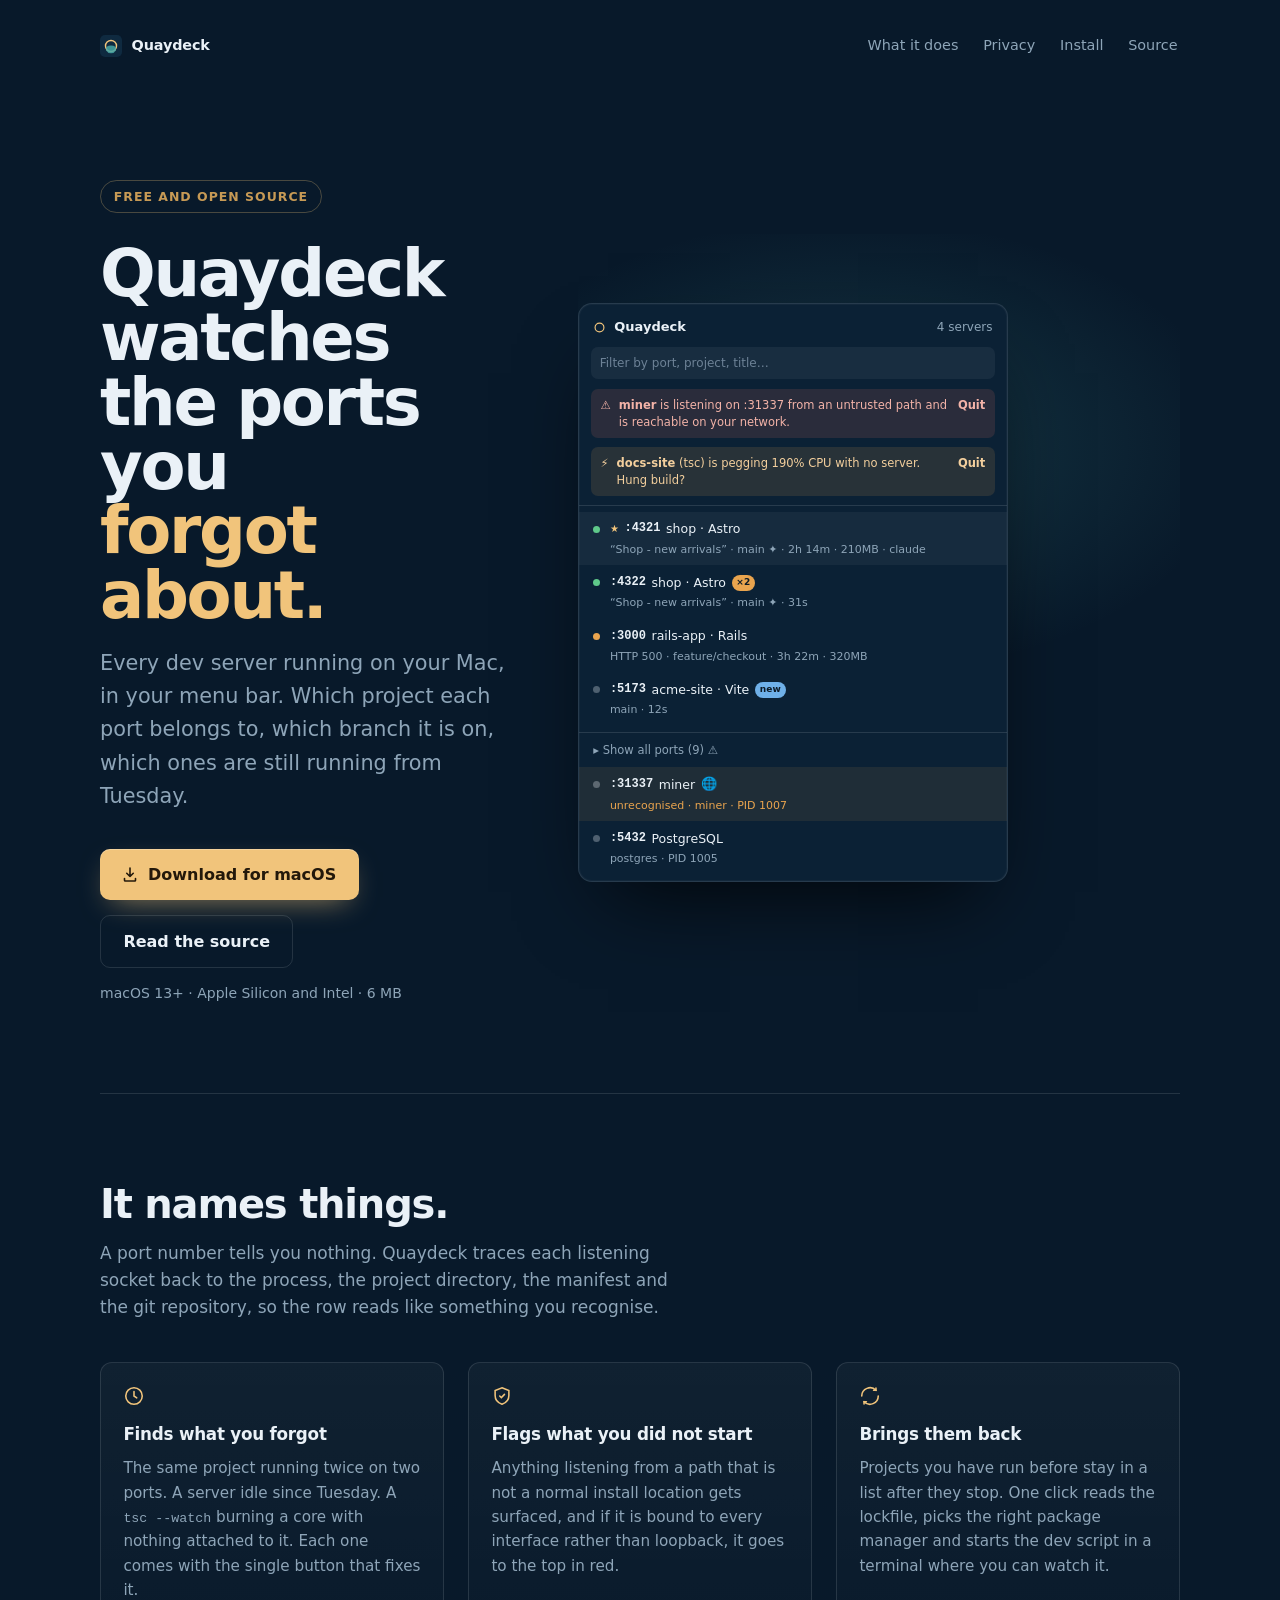
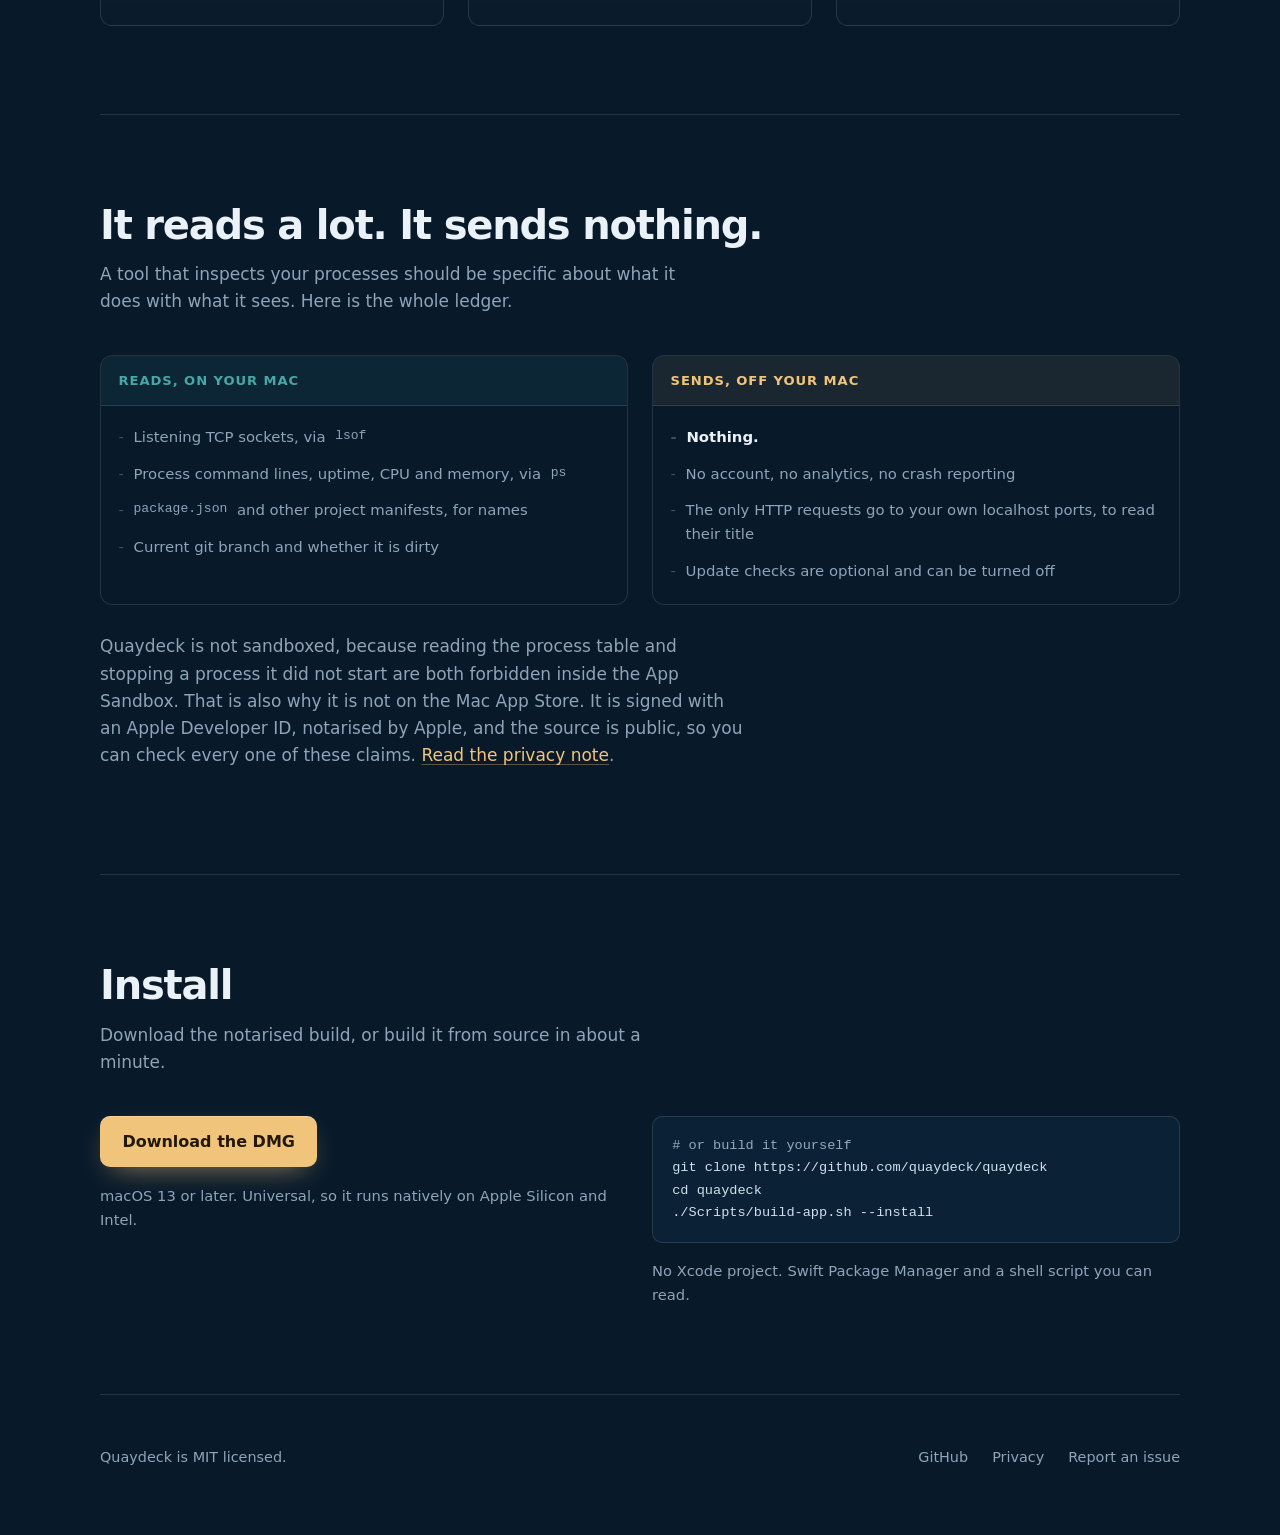
<file: site/index.html>
<!doctype html>
<html lang="en">
<head>
<meta charset="utf-8">
<meta name="viewport" content="width=device-width, initial-scale=1">
<title>Quaydeck - every dev server running on your Mac, in your menu bar</title>
<meta name="description" content="Quaydeck shows which ports are listening on your Mac, which project each one belongs to, and which ones you forgot about. Free, open source, no telemetry.">
<meta property="og:title" content="Quaydeck">
<meta property="og:description" content="Every dev server running on your Mac, in your menu bar.">
<meta property="og:type" content="website">
<meta property="og:url" content="https://quaydeck.vercel.app/">
<!-- Update both of these if quaydeck.app is bought and pointed here. -->
<link rel="canonical" href="https://quaydeck.vercel.app/">
<link rel="icon" href="data:image/svg+xml,<svg xmlns='http://www.w3.org/2000/svg' viewBox='0 0 100 100'><rect width='100' height='100' rx='22' fill='%230B1F33'/><circle cx='50' cy='50' r='26' fill='none' stroke='%23F1C47B' stroke-width='7'/></svg>">
<style>
  :root {
    --navy-900: #08192a;
    --navy-850: #0b2135;
    --navy-800: #102b42;
    --navy-700: #17405f;
    --brass:    #f1c47b;
    --brass-dim:#c79a55;
    --water:    #47a7a6;
    --ink:      #eaf1f7;
    --muted:    #8ea5b8;
    --line:     rgba(234, 241, 247, .12);
    --red:      #e8705f;
    --green:    #5fc98a;
    --orange:   #e9a44e;
  }

  * { box-sizing: border-box; }

  html { -webkit-text-size-adjust: 100%; scroll-behavior: smooth; }

  body {
    margin: 0;
    background: var(--navy-900);
    color: var(--ink);
    font-family: -apple-system, BlinkMacSystemFont, "SF Pro Text", "Segoe UI", Inter, system-ui, sans-serif;
    font-size: 17px;
    line-height: 1.6;
    -webkit-font-smoothing: antialiased;
    overflow-x: hidden;
  }

  .wrap { width: min(1080px, calc(100% - 2.5rem)); margin-inline: auto; }

  a { color: var(--brass); text-decoration-color: rgba(241, 196, 123, .35); text-underline-offset: 3px; }
  a:hover { text-decoration-color: var(--brass); }

  code, .mono {
    font-family: ui-monospace, SFMono-Regular, "SF Mono", Menlo, monospace;
    font-size: .875em;
  }

  /* ---------------------------------------------------------------- nav */

  nav {
    display: flex; align-items: center; gap: 1.25rem;
    padding: 1.5rem 0;
    font-size: .9rem;
  }
  nav .brand { display: flex; align-items: center; gap: .6rem; font-weight: 640; letter-spacing: -.01em; }
  nav .brand svg { display: block; }
  nav .spacer { flex: 1; }
  nav a {
    color: var(--muted); text-decoration: none;
    display: inline-flex; align-items: center;
    min-height: 44px; padding-inline: .15rem;
  }
  nav a:hover { color: var(--ink); }
  /* Below this the section links cannot hold a 44px target without wrapping, so
     they go rather than get cramped. The page is short enough to scroll. */
  @media (max-width: 680px) { nav a.section { display: none; } }

  /* ---------------------------------------------------------------- hero */

  header { padding: clamp(2.5rem, 7vw, 5.5rem) 0 clamp(2rem, 5vw, 3.5rem); }

  .eyebrow {
    display: inline-flex; align-items: center; gap: .5rem;
    font-size: .78rem; font-weight: 600; letter-spacing: .08em; text-transform: uppercase;
    color: var(--brass-dim);
    border: 1px solid rgba(241, 196, 123, .28);
    border-radius: 999px; padding: .35rem .8rem;
    margin-bottom: 1.75rem;
  }

  h1 {
    /* Capped so "Quaydeck watches" holds one line in the narrower hero column and
       the written line breaks are the ones you actually get. */
    font-size: clamp(2.6rem, 6vw, 4.1rem);
    line-height: .98;
    letter-spacing: -.035em;
    font-weight: 760;
    margin: 0 0 1.25rem;
  }
  h1 .tail { color: var(--brass); }

  .lede {
    font-size: clamp(1.06rem, 2.3vw, 1.3rem);
    color: var(--muted);
    max-width: 46ch;
    margin: 0 0 2.25rem;
  }

  .cta { display: flex; flex-wrap: wrap; align-items: center; gap: .9rem 1.25rem; }

  .button {
    display: inline-flex; align-items: center; gap: .6rem;
    background: var(--brass); color: #23180a;
    font-weight: 640; font-size: 1rem;
    padding: .8rem 1.4rem; border-radius: 10px;
    text-decoration: none;
    transition: transform .12s ease, box-shadow .12s ease;
    box-shadow: 0 1px 0 rgba(255,255,255,.25) inset, 0 10px 30px -12px rgba(241,196,123,.7);
  }
  .button:hover { transform: translateY(-1px); }
  .button.ghost {
    background: transparent; color: var(--ink);
    border: 1px solid var(--line); box-shadow: none; font-weight: 560;
  }
  .button.ghost:hover { border-color: rgba(234,241,247,.32); }

  .cta small { color: var(--muted); font-size: .875rem; }

  /* ---------------------------------------------------------------- the panel mock */

  .heroGrid { display: grid; gap: 0; align-items: center; }
  @media (min-width: 1040px) {
    .heroGrid { grid-template-columns: minmax(0, 1fr) auto; gap: 4rem; align-items: center; }
    .heroGrid header { padding-bottom: clamp(2.5rem, 7vw, 5.5rem); }
    .heroGrid .stage { margin: 0; }
  }

  .stage {
    position: relative;
    margin: clamp(2rem, 5vw, 3.5rem) 0 clamp(3rem, 7vw, 5rem);
  }
  /* Stays inside the container. A negative horizontal inset here widened the
     document past the viewport at 768 and 1280 and produced a horizontal scrollbar. */
  .stage::before {
    content: ""; position: absolute; inset: -12% 0 20%;
    background: radial-gradient(90% 60% at 45% 40%, rgba(71,167,166,.22), transparent 72%);
    pointer-events: none;
  }

  .panel {
    position: relative;
    width: min(430px, 100%);
    background: var(--navy-850);
    border: 1px solid var(--line);
    border-radius: 14px;
    box-shadow: 0 40px 80px -30px rgba(0,0,0,.8), 0 0 0 1px rgba(255,255,255,.03) inset;
    overflow: hidden;
    font-size: 13px;
  }
  .panel-head {
    display: flex; align-items: center; gap: .5rem;
    padding: .8rem .9rem .6rem;
    font-weight: 620;
  }
  .panel-head .count { margin-left: auto; color: var(--muted); font-weight: 450; font-size: 12px; }

  .search {
    margin: 0 .75rem .6rem; padding: .4rem .55rem;
    background: rgba(255,255,255,.055); border-radius: 7px;
    color: #6d8296; font-size: 12px;
  }

  .advice {
    margin: 0 .75rem .55rem; padding: .5rem .6rem;
    border-radius: 7px; font-size: 11.5px; line-height: 1.45;
    display: flex; gap: .5rem; align-items: flex-start;
  }
  .advice.warn { background: rgba(233,164,78,.13); color: #f3cf9d; }
  .advice.crit { background: rgba(232,112,95,.14); color: #f3b3a8; }
  .advice .act { margin-left: auto; font-weight: 640; white-space: nowrap; }

  .rows { border-top: 1px solid var(--line); padding: .35rem 0; }

  .row { display: flex; gap: .6rem; padding: .45rem .9rem; align-items: flex-start; }
  .row.hi { background: rgba(255,255,255,.045); }
  .row.alert { background: rgba(233,164,78,.09); }
  .dot { width: 7px; height: 7px; border-radius: 50%; margin-top: .42rem; flex: none; }
  .dot.ok { background: var(--green); }
  .dot.err { background: var(--orange); }
  .dot.idle { background: rgba(234,241,247,.3); }
  .row .body { min-width: 0; flex: 1; }
  .row .top { display: flex; align-items: center; gap: .35rem; flex-wrap: wrap; }
  .port { font-family: ui-monospace, SFMono-Regular, Menlo, monospace; font-weight: 640; font-size: 12px; }
  .name { font-size: 12.5px; }
  .sub { color: var(--muted); font-size: 11px; margin-top: .1rem; white-space: nowrap; overflow: hidden; text-overflow: ellipsis; }
  .sub.warnText { color: #e9a44e; }
  .pill {
    font-size: 9px; font-weight: 750; letter-spacing: .02em;
    padding: .05rem .3rem; border-radius: 999px; color: #0d1a26;
  }
  .pill.blue { background: #6fb0e8; }
  .pill.orange { background: var(--orange); }
  .pill.red { background: var(--red); }
  .star { color: var(--brass); font-size: 10px; }

  .section-label {
    padding: .5rem .9rem; color: var(--muted); font-size: 11.5px;
    border-top: 1px solid var(--line); margin-top: .35rem;
  }

  /* ---------------------------------------------------------------- sections */

  section { padding: clamp(3rem, 7vw, 5.5rem) 0; border-top: 1px solid var(--line); }

  h2 {
    font-size: clamp(1.75rem, 4vw, 2.5rem);
    letter-spacing: -.03em; line-height: 1.1; font-weight: 720;
    margin: 0 0 .9rem;
  }
  h2 + .sectionLede { color: var(--muted); max-width: 54ch; margin: 0 0 2.5rem; }

  .grid { display: grid; gap: 1.5rem; grid-template-columns: repeat(auto-fit, minmax(260px, 1fr)); }

  .card {
    background: linear-gradient(180deg, rgba(255,255,255,.035), rgba(255,255,255,.012));
    border: 1px solid var(--line);
    border-radius: 12px; padding: 1.4rem;
  }
  .card h3 { margin: 0 0 .5rem; font-size: 1.05rem; letter-spacing: -.015em; font-weight: 660; }
  .card p { margin: 0; color: var(--muted); font-size: .95rem; }
  .card .icon { color: var(--brass); margin-bottom: .9rem; display: block; }

  /* privacy split */

  .split { display: grid; gap: 1.5rem; grid-template-columns: repeat(auto-fit, minmax(280px, 1fr)); }
  .ledger { border: 1px solid var(--line); border-radius: 12px; overflow: hidden; }
  .ledger h3 {
    margin: 0; padding: .85rem 1.1rem; font-size: .82rem; font-weight: 680;
    letter-spacing: .07em; text-transform: uppercase;
    border-bottom: 1px solid var(--line);
  }
  .ledger.reads h3 { color: var(--water); background: rgba(71,167,166,.09); }
  .ledger.sends h3 { color: var(--brass); background: rgba(241,196,123,.08); }
  .ledger ul { margin: 0; padding: .9rem 1.1rem; list-style: none; }
  .ledger li { padding: .4rem 0; color: var(--muted); font-size: .93rem; display: flex; gap: .6rem; }
  .ledger li::before { content: " - "; color: rgba(234,241,247,.25); }
  .ledger .none { color: var(--ink); font-weight: 600; }

  pre {
    background: var(--navy-850); border: 1px solid var(--line);
    border-radius: 10px; padding: 1.1rem 1.2rem;
    overflow-x: auto; margin: 0 0 1rem;
    font-family: ui-monospace, SFMono-Regular, Menlo, monospace;
    font-size: .85rem; line-height: 1.65; color: #cfe0ee;
  }
  pre .c { color: #93aabd; }

  footer {
    border-top: 1px solid var(--line);
    padding: 2.5rem 0 3.5rem;
    color: var(--muted); font-size: .9rem;
    display: flex; flex-wrap: wrap; gap: .75rem 1.5rem; align-items: center;
  }
  footer .spacer { flex: 1; }
  footer a {
    color: var(--muted); text-decoration: none;
    display: inline-flex; align-items: center; min-height: 44px;
  }
  footer a:hover { color: var(--ink); }

  @media (prefers-reduced-motion: reduce) {
    * { transition: none !important; scroll-behavior: auto !important; }
  }
</style>
</head>
<body>

<div class="wrap">
  <nav>
    <span class="brand">
      <svg width="22" height="22" viewBox="0 0 100 100" aria-hidden="true">
        <rect width="100" height="100" rx="23" fill="#0f2a40"/>
        <circle cx="50" cy="50" r="25" fill="none" stroke="#f1c47b" stroke-width="6.5"/>
        <path d="M28 54a44 44 0 0 1 44 0v16a25 25 0 0 1-44 0Z" fill="#47a7a6" opacity=".85"/>
      </svg>
      Quaydeck
    </span>
    <span class="spacer"></span>
    <a class="section" href="#what">What it does</a>
    <a class="section" href="#privacy">Privacy</a>
    <a class="section" href="#install">Install</a>
    <a href="https://github.com/quaydeck/quaydeck">Source</a>
  </nav>
</div>

<main>
<div class="wrap heroGrid">
  <header>
    <span class="eyebrow">Free and open source</span>
    <h1>Quaydeck<br>watches<br>the ports you<br><span class="tail">forgot about.</span></h1>
    <p class="lede">
      Every dev server running on your Mac, in your menu bar. Which project each port
      belongs to, which branch it is on, which ones are still running from Tuesday.
    </p>
    <div class="cta">
      <a class="button" href="https://github.com/quaydeck/quaydeck/releases">
        <svg width="16" height="16" viewBox="0 0 16 16" fill="currentColor" aria-hidden="true">
          <path d="M8 1v8.5m0 0L4.75 6.25M8 9.5l3.25-3.25" stroke="currentColor" stroke-width="1.6" fill="none" stroke-linecap="round" stroke-linejoin="round"/>
          <path d="M2.5 11.5v1.75c0 .41.34.75.75.75h9.5c.41 0 .75-.34.75-.75V11.5" stroke="currentColor" stroke-width="1.6" fill="none" stroke-linecap="round"/>
        </svg>
        Download for macOS
      </a>
      <a class="button ghost" href="https://github.com/quaydeck/quaydeck">Read the source</a>
      <small>macOS 13+ · Apple Silicon and Intel · 6 MB</small>
    </div>
  </header>

  <div class="stage">
  <div class="panel" role="img" aria-label="The Quaydeck menu showing four dev servers, an advice strip, and a collapsed list of other ports.">
    <div class="panel-head">
      <svg width="13" height="13" viewBox="0 0 100 100" aria-hidden="true">
        <circle cx="50" cy="50" r="34" fill="none" stroke="#f1c47b" stroke-width="9"/>
      </svg>
      Quaydeck
      <span class="count">4 servers</span>
    </div>

    <div class="search">Filter by port, project, title…</div>

    <div class="advice crit">
      <span>⚠</span>
      <span><b>miner</b> is listening on :31337 from an untrusted path and is reachable on your network.</span>
      <span class="act">Quit</span>
    </div>
    <div class="advice warn">
      <span>⚡</span>
      <span><b>docs-site</b> (tsc) is pegging 190% CPU with no server. Hung build?</span>
      <span class="act">Quit</span>
    </div>

    <div class="rows">
      <div class="row hi">
        <span class="dot ok"></span>
        <span class="body">
          <span class="top">
            <span class="star">★</span>
            <span class="port">:4321</span>
            <span class="name">shop · Astro</span>
          </span>
          <div class="sub">“Shop - new arrivals” · main ✦ · 2h 14m · 210MB · claude</div>
        </span>
      </div>

      <div class="row">
        <span class="dot ok"></span>
        <span class="body">
          <span class="top">
            <span class="port">:4322</span>
            <span class="name">shop · Astro</span>
            <span class="pill orange">×2</span>
          </span>
          <div class="sub">“Shop - new arrivals” · main ✦ · 31s</div>
        </span>
      </div>

      <div class="row">
        <span class="dot err"></span>
        <span class="body">
          <span class="top">
            <span class="port">:3000</span>
            <span class="name">rails-app · Rails</span>
          </span>
          <div class="sub">HTTP 500 · feature/checkout · 3h 22m · 320MB</div>
        </span>
      </div>

      <div class="row">
        <span class="dot idle"></span>
        <span class="body">
          <span class="top">
            <span class="port">:5173</span>
            <span class="name">acme-site · Vite</span>
            <span class="pill blue">new</span>
          </span>
          <div class="sub">main · 12s</div>
        </span>
      </div>

      <div class="section-label">▸ Show all ports (9) ⚠</div>

      <div class="row alert">
        <span class="dot idle"></span>
        <span class="body">
          <span class="top">
            <span class="port">:31337</span>
            <span class="name">miner</span>
            <span>🌐</span>
          </span>
          <div class="sub warnText">unrecognised · miner · PID 1007</div>
        </span>
      </div>

      <div class="row">
        <span class="dot idle"></span>
        <span class="body">
          <span class="top">
            <span class="port">:5432</span>
            <span class="name">PostgreSQL</span>
          </span>
          <div class="sub">postgres · PID 1005</div>
        </span>
      </div>
    </div>
  </div>
  </div>
</div>

<div class="wrap">

<section id="what">
  <h2>It names things.</h2>
  <p class="sectionLede">
    A port number tells you nothing. Quaydeck traces each listening socket back to the
    process, the project directory, the manifest and the git repository, so the row
    reads like something you recognise.
  </p>

  <div class="grid">
    <div class="card">
      <svg class="icon" width="22" height="22" viewBox="0 0 24 24" fill="none" stroke="currentColor" stroke-width="1.7" stroke-linecap="round" aria-hidden="true">
        <circle cx="12" cy="12" r="9"/><path d="M12 7v5l3 2"/>
      </svg>
      <h3>Finds what you forgot</h3>
      <p>
        The same project running twice on two ports. A server idle since Tuesday. A
        <code>tsc --watch</code> burning a core with nothing attached to it. Each one
        comes with the single button that fixes it.
      </p>
    </div>

    <div class="card">
      <svg class="icon" width="22" height="22" viewBox="0 0 24 24" fill="none" stroke="currentColor" stroke-width="1.7" stroke-linecap="round" aria-hidden="true">
        <path d="M12 3l7.5 3v5.5c0 4.4-3 8-7.5 9.5C7.5 19.5 4.5 15.9 4.5 11.5V6Z"/><path d="M9.5 12l1.8 1.8 3.4-3.6"/>
      </svg>
      <h3>Flags what you did not start</h3>
      <p>
        Anything listening from a path that is not a normal install location gets
        surfaced, and if it is bound to every interface rather than loopback, it goes
        to the top in red.
      </p>
    </div>

    <div class="card">
      <svg class="icon" width="22" height="22" viewBox="0 0 24 24" fill="none" stroke="currentColor" stroke-width="1.7" stroke-linecap="round" aria-hidden="true">
        <path d="M3 12a9 9 0 0 1 15.5-6.2M21 12a9 9 0 0 1-15.5 6.2"/><path d="M18.5 3.2v2.6h-2.6M5.5 20.8v-2.6h2.6"/>
      </svg>
      <h3>Brings them back</h3>
      <p>
        Projects you have run before stay in a list after they stop. One click reads the
        lockfile, picks the right package manager and starts the dev script in a
        terminal where you can watch it.
      </p>
    </div>
  </div>
</section>

<section id="privacy">
  <h2>It reads a lot. It sends nothing.</h2>
  <p class="sectionLede">
    A tool that inspects your processes should be specific about what it does with what
    it sees. Here is the whole ledger.
  </p>

  <div class="split">
    <div class="ledger reads">
      <h3>Reads, on your Mac</h3>
      <ul>
        <li>Listening TCP sockets, via <code>lsof</code></li>
        <li>Process command lines, uptime, CPU and memory, via <code>ps</code></li>
        <li><code>package.json</code> and other project manifests, for names</li>
        <li>Current git branch and whether it is dirty</li>
      </ul>
    </div>

    <div class="ledger sends">
      <h3>Sends, off your Mac</h3>
      <ul>
        <li class="none">Nothing.</li>
        <li>No account, no analytics, no crash reporting</li>
        <li>The only HTTP requests go to your own localhost ports, to read their title</li>
        <li>Update checks are optional and can be turned off</li>
      </ul>
    </div>
  </div>

  <p style="margin-top:1.75rem;color:var(--muted);max-width:60ch">
    Quaydeck is not sandboxed, because reading the process table and stopping a process
    it did not start are both forbidden inside the App Sandbox. That is also why it is
    not on the Mac App Store. It is signed with an Apple Developer ID, notarised by
    Apple, and the source is public, so you can check every one of these claims.
    <a href="/privacy">Read the privacy note</a>.
  </p>
</section>

<section id="install">
  <h2>Install</h2>
  <p class="sectionLede">Download the notarised build, or build it from source in about a minute.</p>

  <div class="split">
    <div>
      <p style="margin-top:0"><a class="button" href="https://github.com/quaydeck/quaydeck/releases">Download the DMG</a></p>
      <p style="color:var(--muted);font-size:.92rem">
        macOS 13 or later. Universal, so it runs natively on Apple Silicon and Intel.
      </p>
    </div>
    <div>
<pre><span class="c"># or build it yourself</span>
git clone https://github.com/quaydeck/quaydeck
cd quaydeck
./Scripts/build-app.sh --install</pre>
      <p style="color:var(--muted);font-size:.92rem;margin:0">
        No Xcode project. Swift Package Manager and a shell script you can read.
      </p>
    </div>
  </div>
</section>

</div>
</main>

<div class="wrap">
<footer>
  <span>Quaydeck is MIT licensed.</span>
  <span class="spacer"></span>
  <a href="https://github.com/quaydeck/quaydeck">GitHub</a>
  <a href="/privacy">Privacy</a>
  <a href="https://github.com/quaydeck/quaydeck/issues">Report an issue</a>
</footer>

</div>
</body>
</html>
</file>
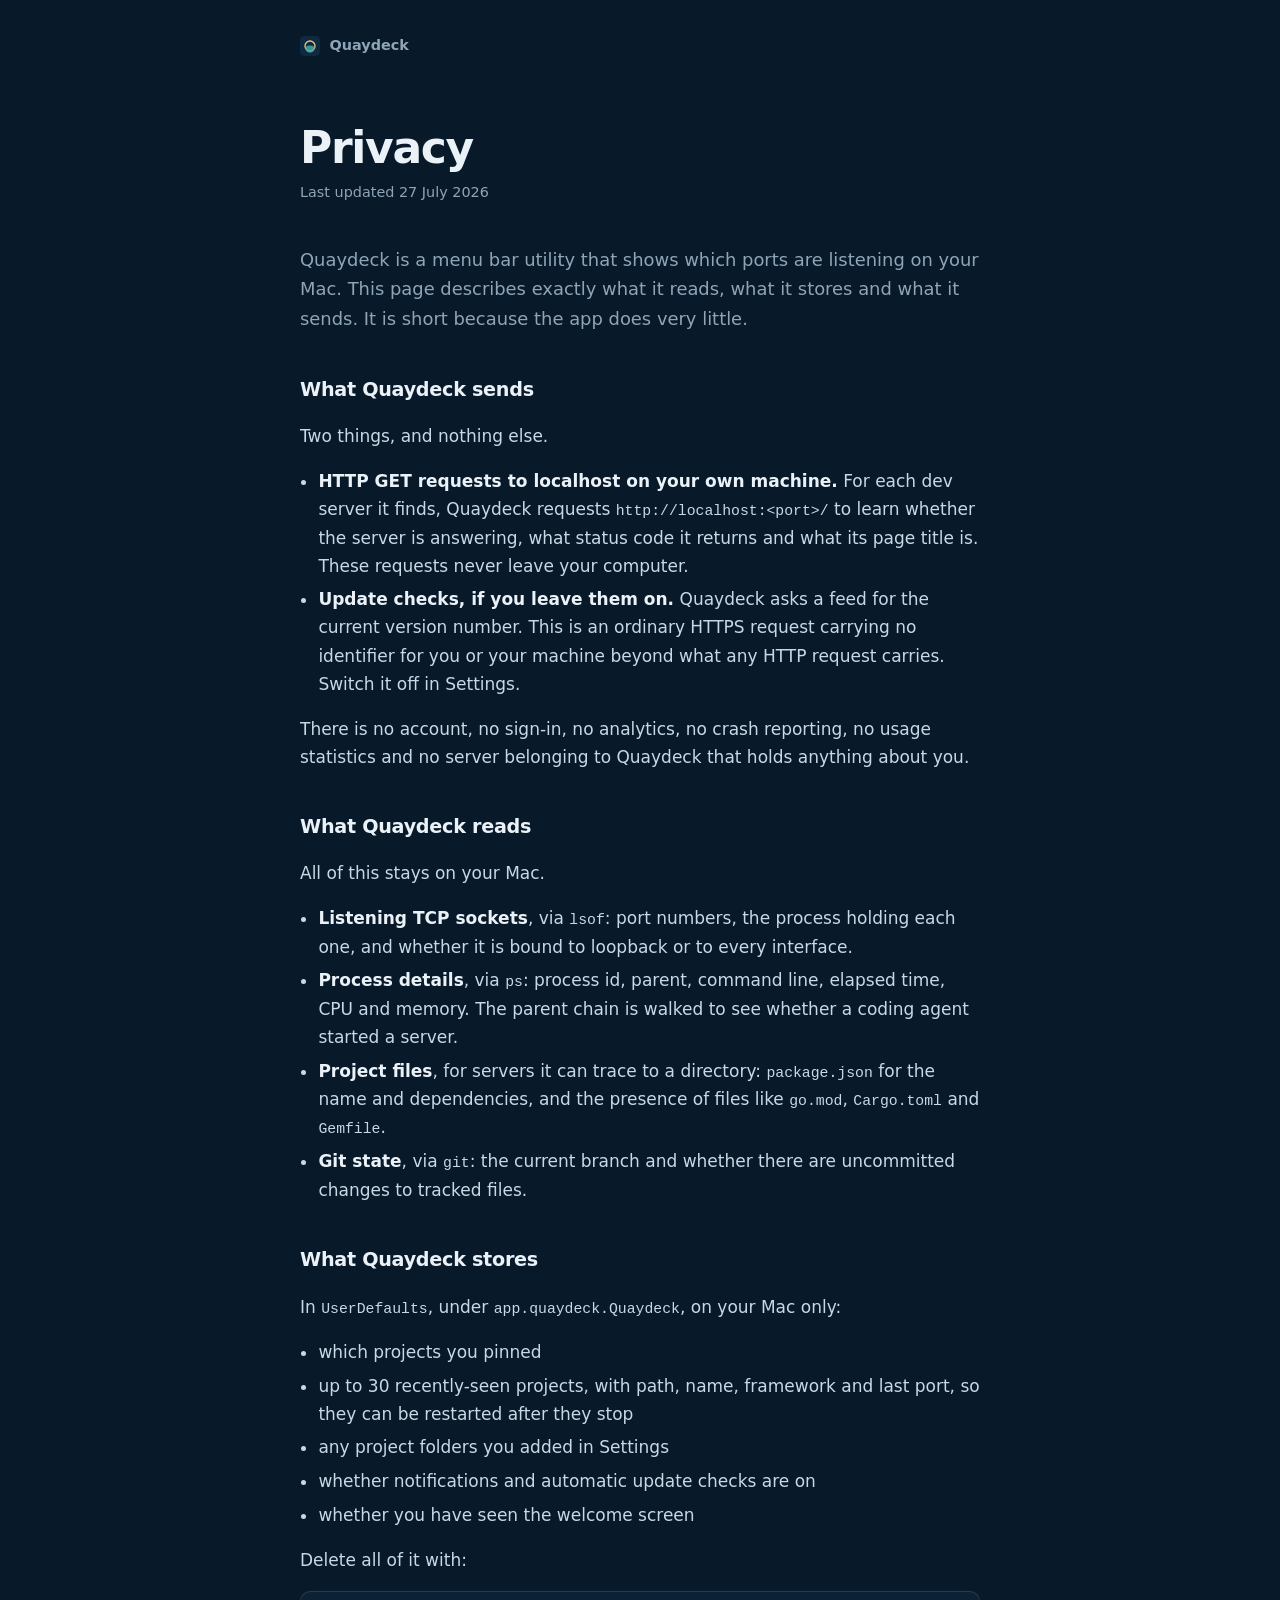
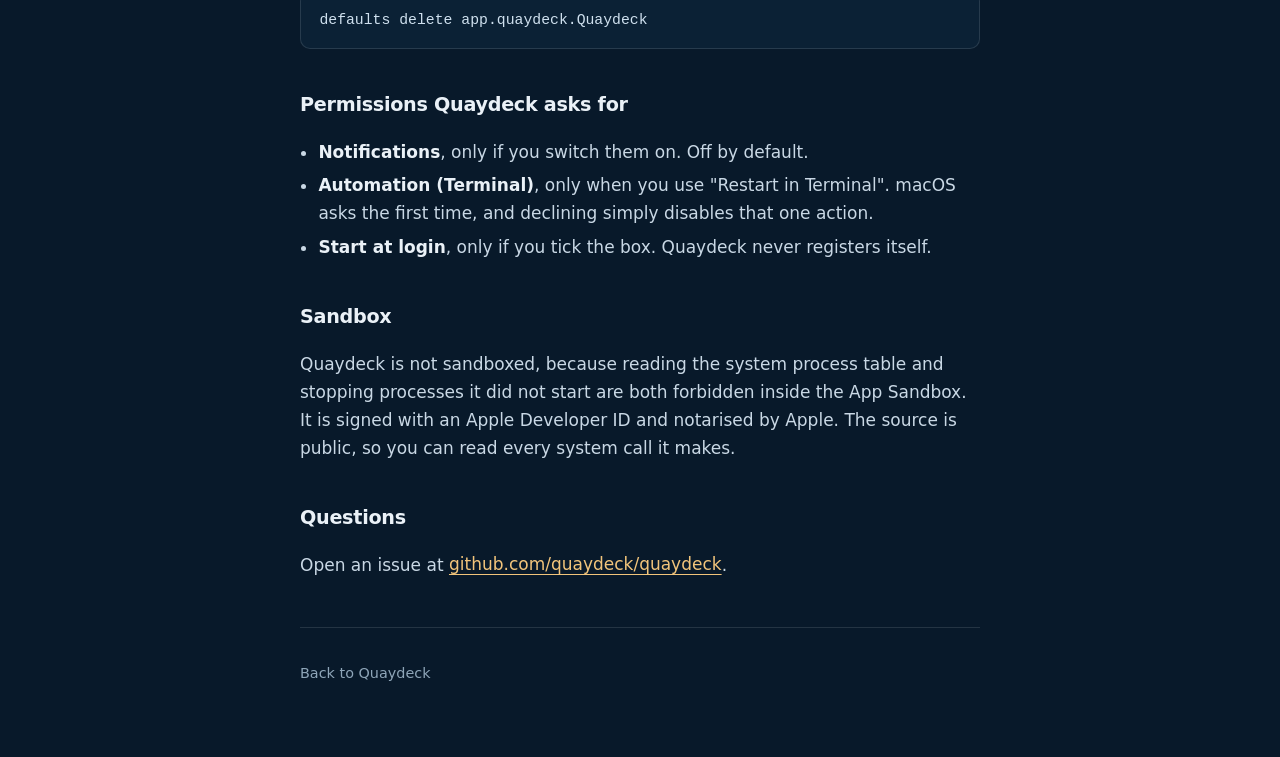
<file: site/privacy.html>
<!doctype html>
<html lang="en">
<head>
<meta charset="utf-8">
<meta name="viewport" content="width=device-width, initial-scale=1">
<title>Privacy - Quaydeck</title>
<meta name="description" content="Exactly what Quaydeck reads, stores and sends. It is short, because the app does very little.">
<link rel="canonical" href="https://quaydeck.vercel.app/privacy">
<link rel="icon" href="data:image/svg+xml,<svg xmlns='http://www.w3.org/2000/svg' viewBox='0 0 100 100'><rect width='100' height='100' rx='22' fill='%230B1F33'/><circle cx='50' cy='50' r='26' fill='none' stroke='%23F1C47B' stroke-width='7'/></svg>">
<style>
  :root {
    --navy-900: #08192a;
    --navy-850: #0b2135;
    --brass:    #f1c47b;
    --water:    #47a7a6;
    --ink:      #eaf1f7;
    --muted:    #8ea5b8;
    --line:     rgba(234, 241, 247, .12);
  }
  * { box-sizing: border-box; }
  body {
    margin: 0; background: var(--navy-900); color: var(--ink);
    font-family: -apple-system, BlinkMacSystemFont, "SF Pro Text", "Segoe UI", Inter, system-ui, sans-serif;
    font-size: 17px; line-height: 1.65; -webkit-font-smoothing: antialiased;
  }
  .wrap { width: min(680px, calc(100% - 2.5rem)); margin-inline: auto; padding-bottom: 4rem; }
  a { color: var(--brass); text-underline-offset: 3px; }
  nav { display: flex; align-items: center; gap: .6rem; padding: 1.5rem 0; font-size: .9rem; }
  nav a {
    color: var(--muted); text-decoration: none; font-weight: 620;
    display: flex; align-items: center; gap: .6rem; min-height: 44px;
  }
  nav a:hover { color: var(--ink); }
  h1 { font-size: clamp(2rem, 5vw, 2.75rem); letter-spacing: -.03em; line-height: 1.08; font-weight: 740; margin: 2rem 0 .6rem; }
  .updated { color: var(--muted); font-size: .9rem; margin: 0 0 2.5rem; }
  h2 { font-size: 1.2rem; letter-spacing: -.015em; font-weight: 680; margin: 2.5rem 0 .7rem; }
  p, li { color: #c9d8e5; }
  ul { padding-left: 1.15rem; }
  li { margin: .35rem 0; }
  li b, p b { color: var(--ink); }
  code, pre {
    font-family: ui-monospace, SFMono-Regular, "SF Mono", Menlo, monospace;
    font-size: .87em;
  }
  pre {
    background: var(--navy-850); border: 1px solid var(--line);
    border-radius: 10px; padding: 1rem 1.15rem; overflow-x: auto; color: #cfe0ee;
  }
  .lead { font-size: 1.12rem; color: var(--muted); margin: 0 0 1rem; }
  footer { border-top: 1px solid var(--line); margin-top: 3rem; padding-top: 1.5rem; color: var(--muted); font-size: .9rem; }
  footer a {
    color: var(--muted); text-decoration: none;
    display: inline-flex; align-items: center; min-height: 44px;
  }
  footer a:hover { color: var(--ink); }
  /* Links inside a sentence cannot be 44px tall without wrecking the paragraph.
     WCAG 2.5.8 exempts inline targets; this keeps them past its 24px floor. */
  p a, li a { padding-block: .2rem; }
</style>
</head>
<body>
<div class="wrap">

<nav>
  <a href="/">
    <svg width="20" height="20" viewBox="0 0 100 100" aria-hidden="true">
      <rect width="100" height="100" rx="23" fill="#0f2a40"/>
      <circle cx="50" cy="50" r="25" fill="none" stroke="#f1c47b" stroke-width="6.5"/>
      <path d="M28 54a44 44 0 0 1 44 0v16a25 25 0 0 1-44 0Z" fill="#47a7a6" opacity=".85"/>
    </svg>
    Quaydeck
  </a>
</nav>

<main>
<h1>Privacy</h1>
<p class="updated">Last updated 27 July 2026</p>

<p class="lead">
  Quaydeck is a menu bar utility that shows which ports are listening on your Mac. This
  page describes exactly what it reads, what it stores and what it sends. It is short
  because the app does very little.
</p>

<h2>What Quaydeck sends</h2>
<p>Two things, and nothing else.</p>
<ul>
  <li>
    <b>HTTP GET requests to localhost on your own machine.</b> For each dev server it
    finds, Quaydeck requests <code>http://localhost:&lt;port&gt;/</code> to learn whether
    the server is answering, what status code it returns and what its page title is.
    These requests never leave your computer.
  </li>
  <li>
    <b>Update checks, if you leave them on.</b> Quaydeck asks a feed for the current
    version number. This is an ordinary HTTPS request carrying no identifier for you or
    your machine beyond what any HTTP request carries. Switch it off in Settings.
  </li>
</ul>
<p>
  There is no account, no sign-in, no analytics, no crash reporting, no usage statistics
  and no server belonging to Quaydeck that holds anything about you.
</p>

<h2>What Quaydeck reads</h2>
<p>All of this stays on your Mac.</p>
<ul>
  <li><b>Listening TCP sockets</b>, via <code>lsof</code>: port numbers, the process holding each one, and whether it is bound to loopback or to every interface.</li>
  <li><b>Process details</b>, via <code>ps</code>: process id, parent, command line, elapsed time, CPU and memory. The parent chain is walked to see whether a coding agent started a server.</li>
  <li><b>Project files</b>, for servers it can trace to a directory: <code>package.json</code> for the name and dependencies, and the presence of files like <code>go.mod</code>, <code>Cargo.toml</code> and <code>Gemfile</code>.</li>
  <li><b>Git state</b>, via <code>git</code>: the current branch and whether there are uncommitted changes to tracked files.</li>
</ul>

<h2>What Quaydeck stores</h2>
<p>In <code>UserDefaults</code>, under <code>app.quaydeck.Quaydeck</code>, on your Mac only:</p>
<ul>
  <li>which projects you pinned</li>
  <li>up to 30 recently-seen projects, with path, name, framework and last port, so they can be restarted after they stop</li>
  <li>any project folders you added in Settings</li>
  <li>whether notifications and automatic update checks are on</li>
  <li>whether you have seen the welcome screen</li>
</ul>
<p>Delete all of it with:</p>
<pre>defaults delete app.quaydeck.Quaydeck</pre>

<h2>Permissions Quaydeck asks for</h2>
<ul>
  <li><b>Notifications</b>, only if you switch them on. Off by default.</li>
  <li><b>Automation (Terminal)</b>, only when you use "Restart in Terminal". macOS asks the first time, and declining simply disables that one action.</li>
  <li><b>Start at login</b>, only if you tick the box. Quaydeck never registers itself.</li>
</ul>

<h2>Sandbox</h2>
<p>
  Quaydeck is not sandboxed, because reading the system process table and stopping
  processes it did not start are both forbidden inside the App Sandbox. It is signed
  with an Apple Developer ID and notarised by Apple. The source is public, so you can
  read every system call it makes.
</p>

<h2>Questions</h2>
<p>
  Open an issue at
  <a href="https://github.com/quaydeck/quaydeck/issues">github.com/quaydeck/quaydeck</a>.
</p>

</main>

<footer>
  <a href="/">Back to Quaydeck</a>
</footer>

</div>
</body>
</html>
</file>
